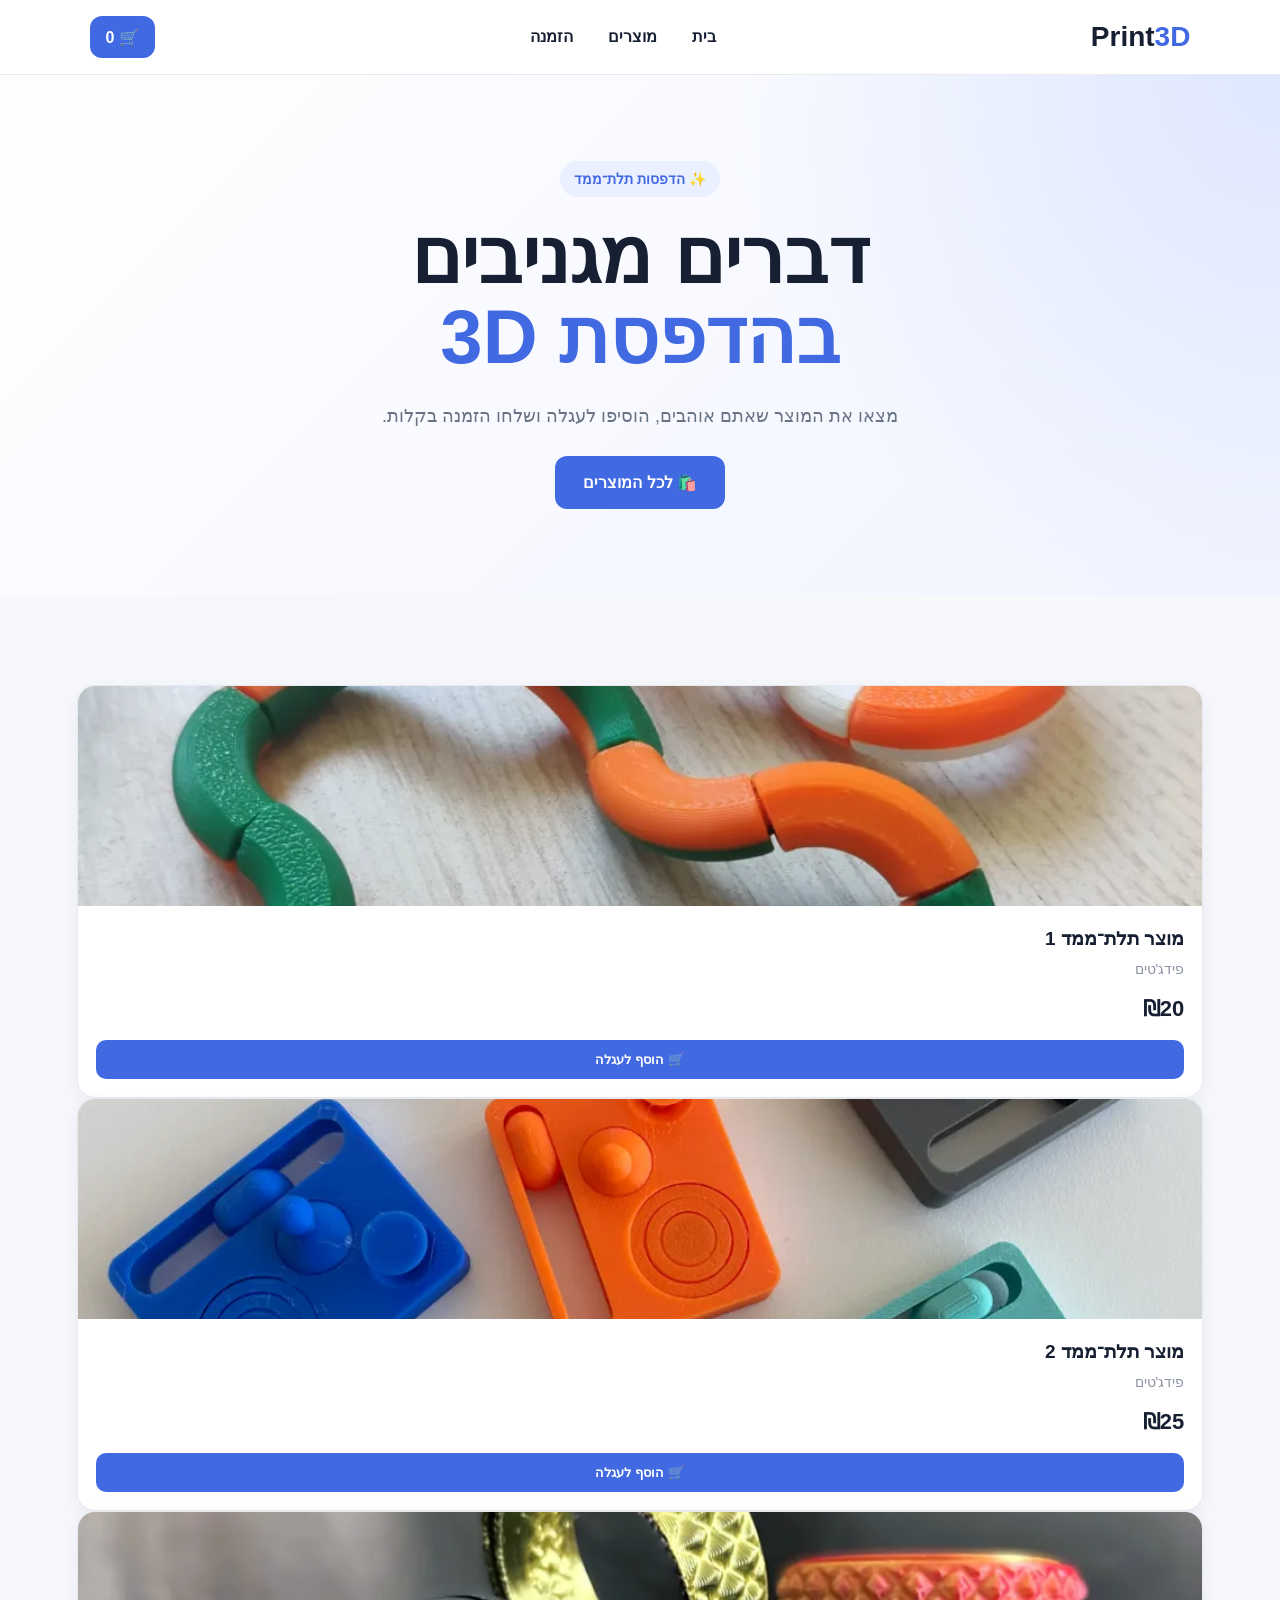
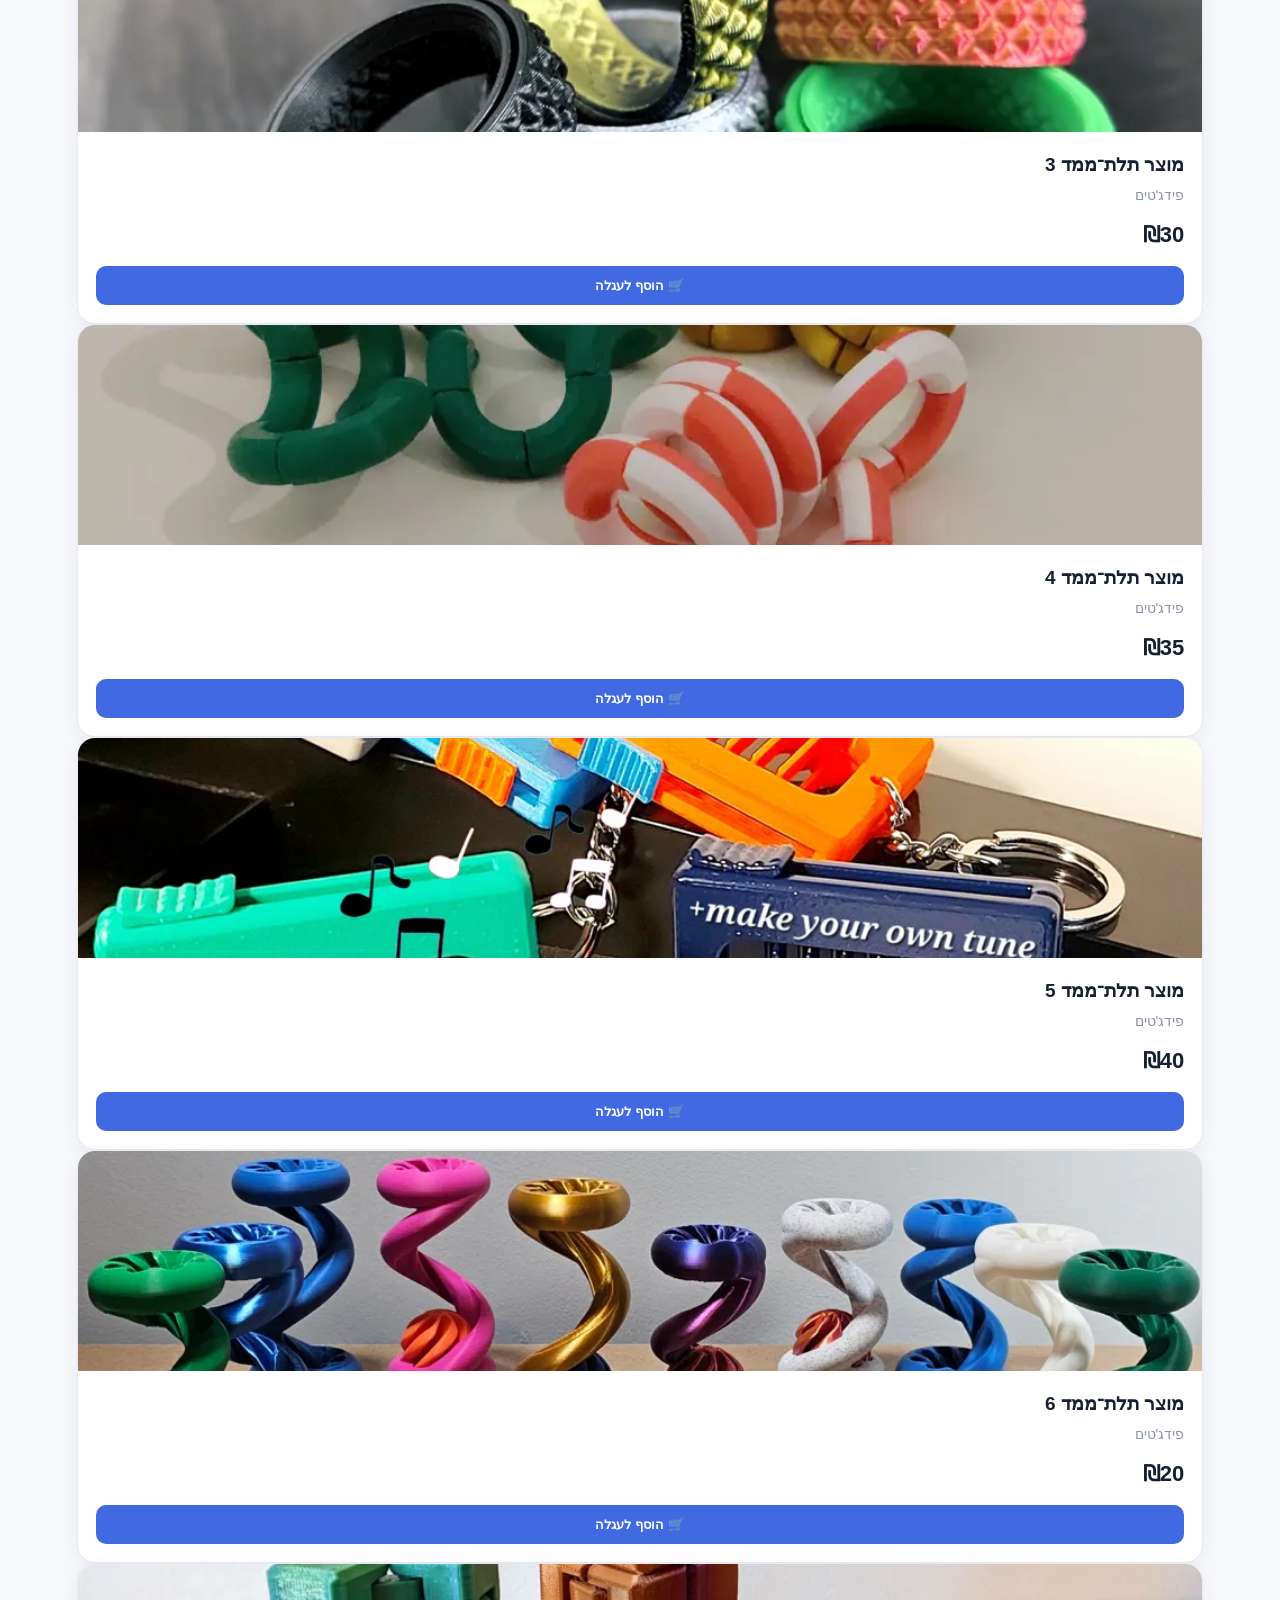
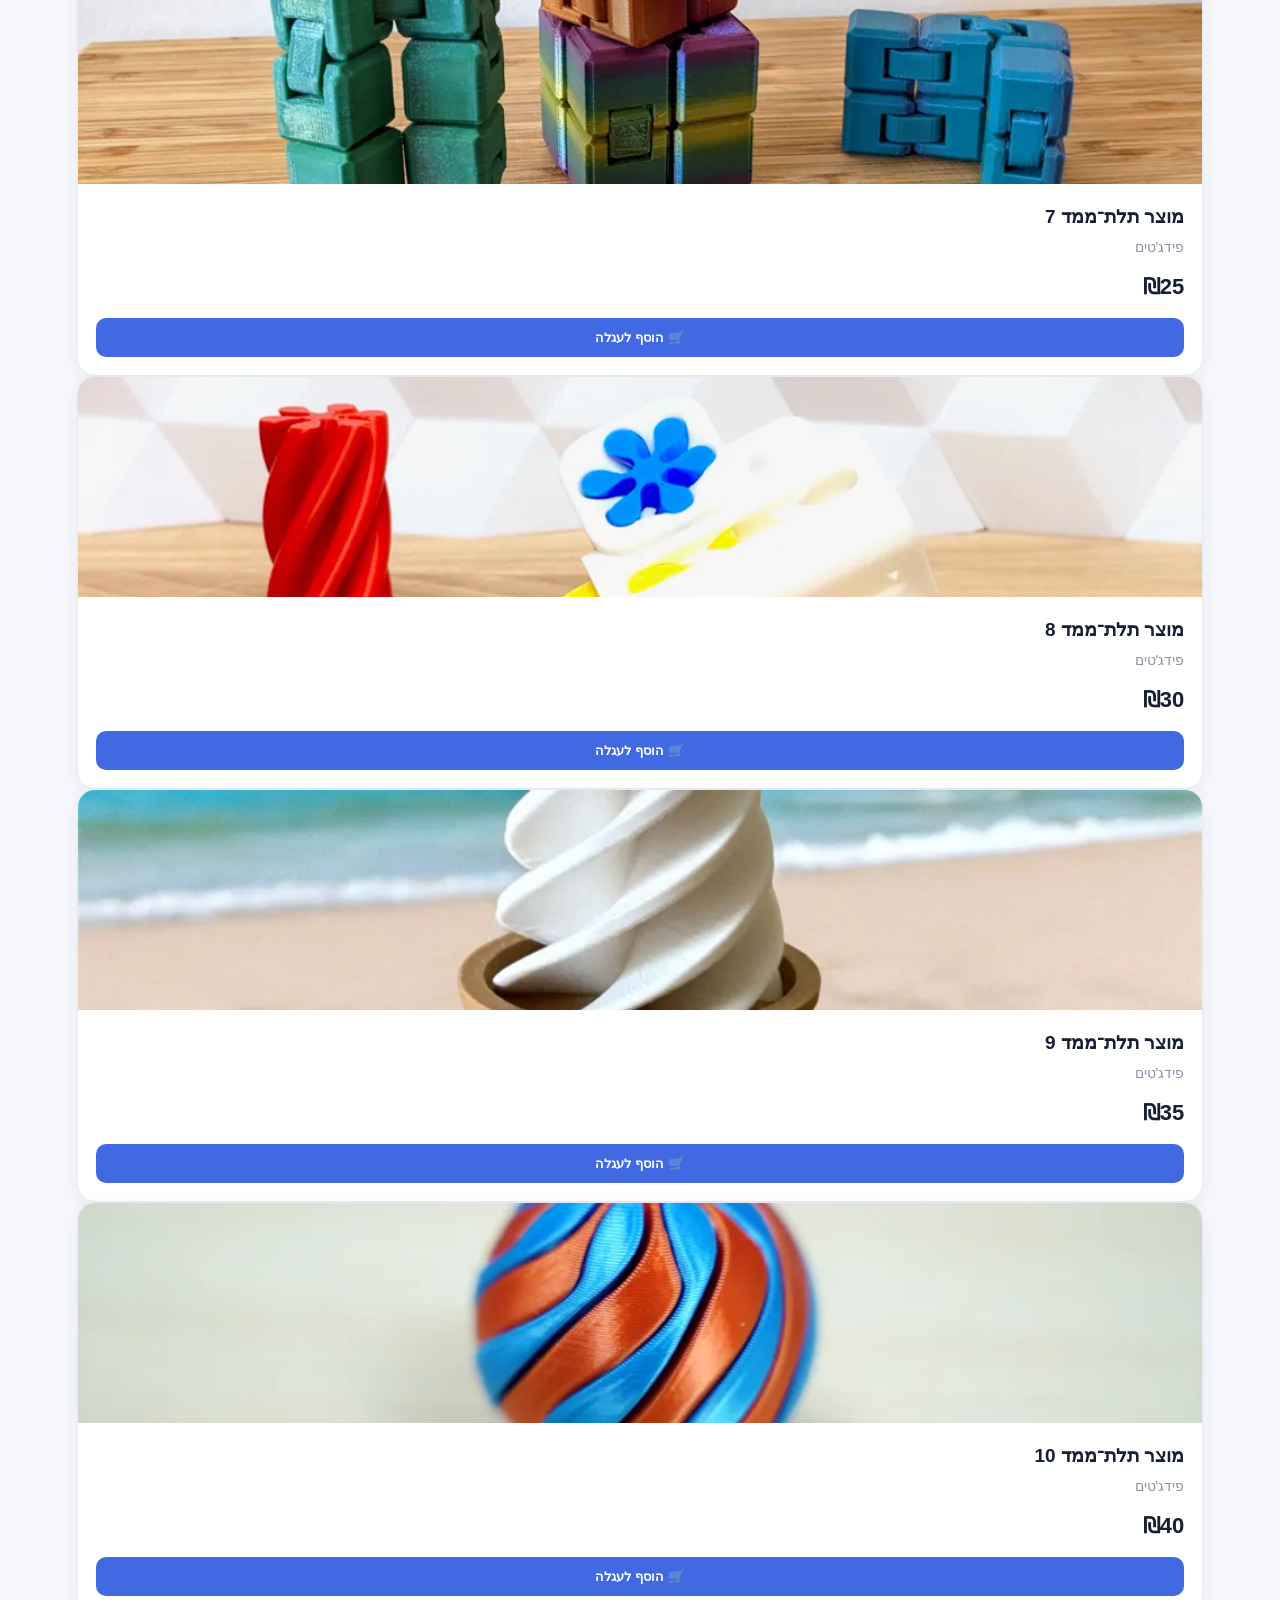
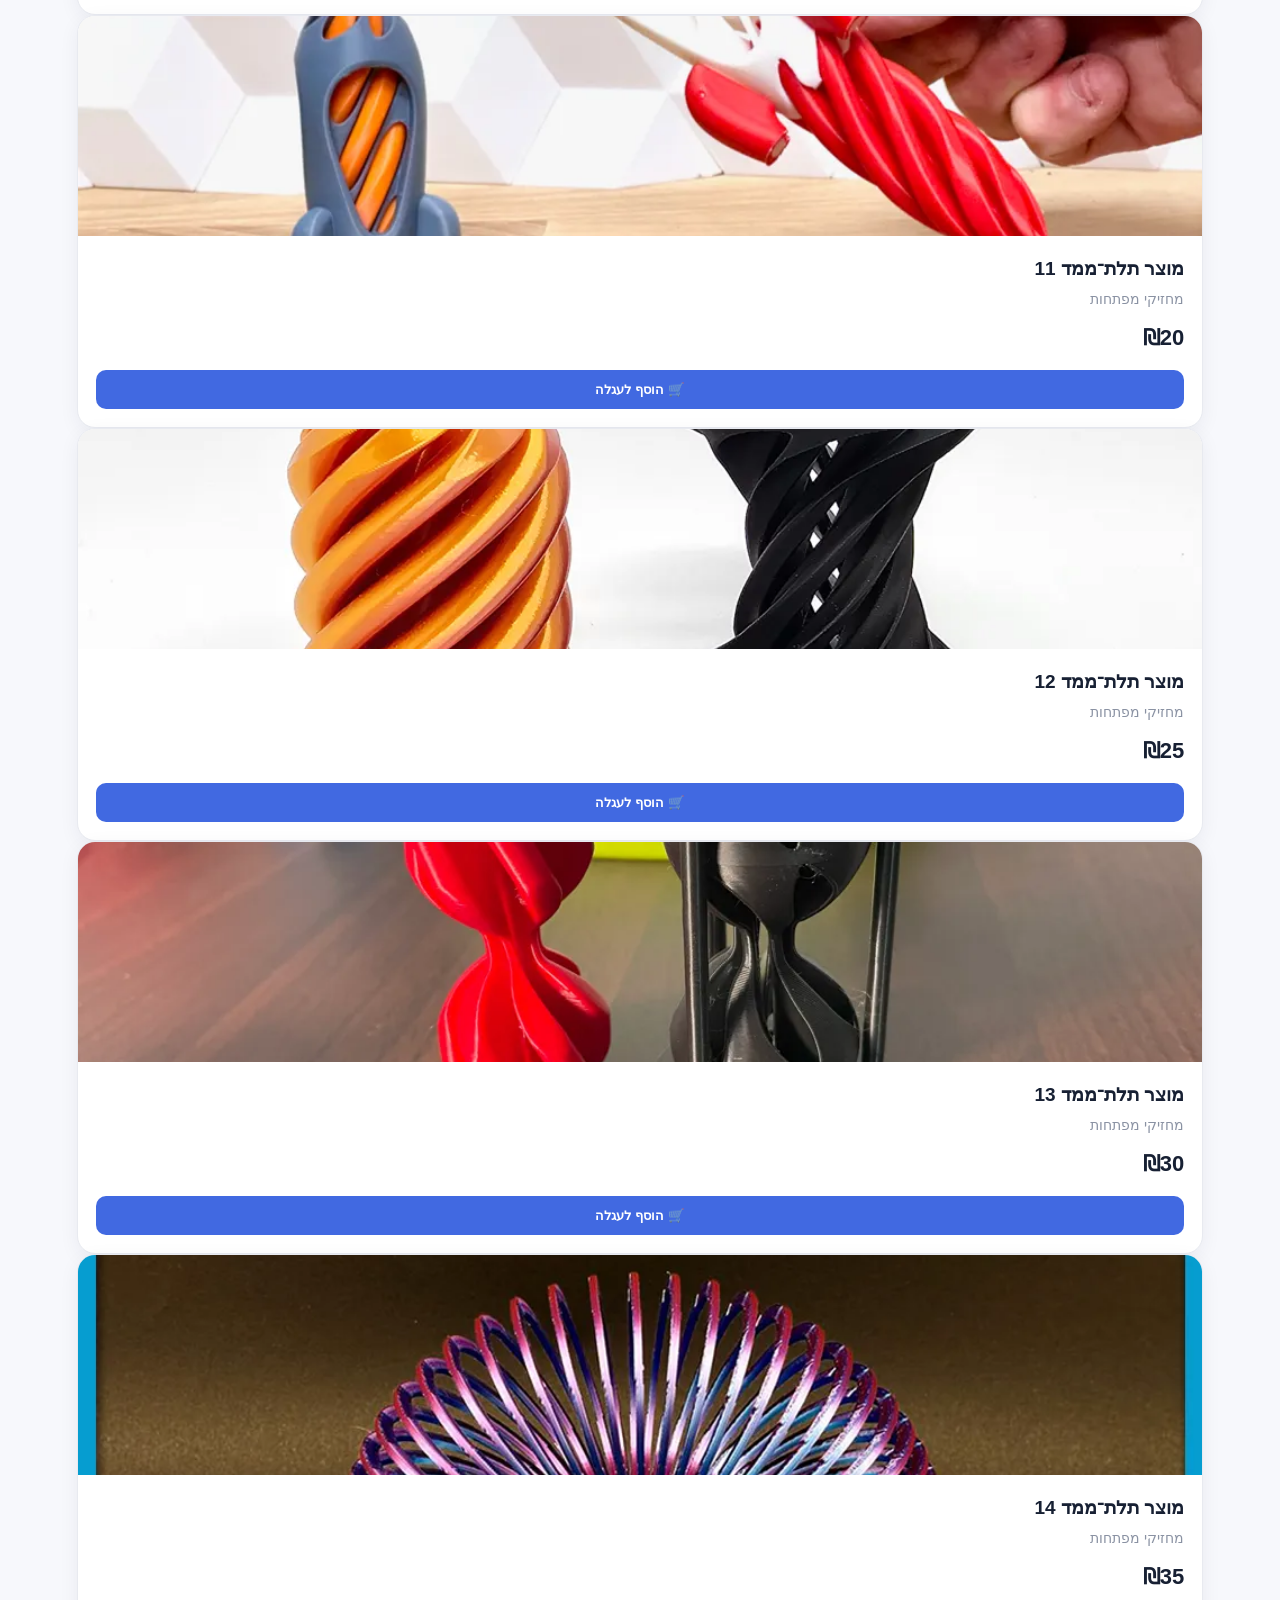
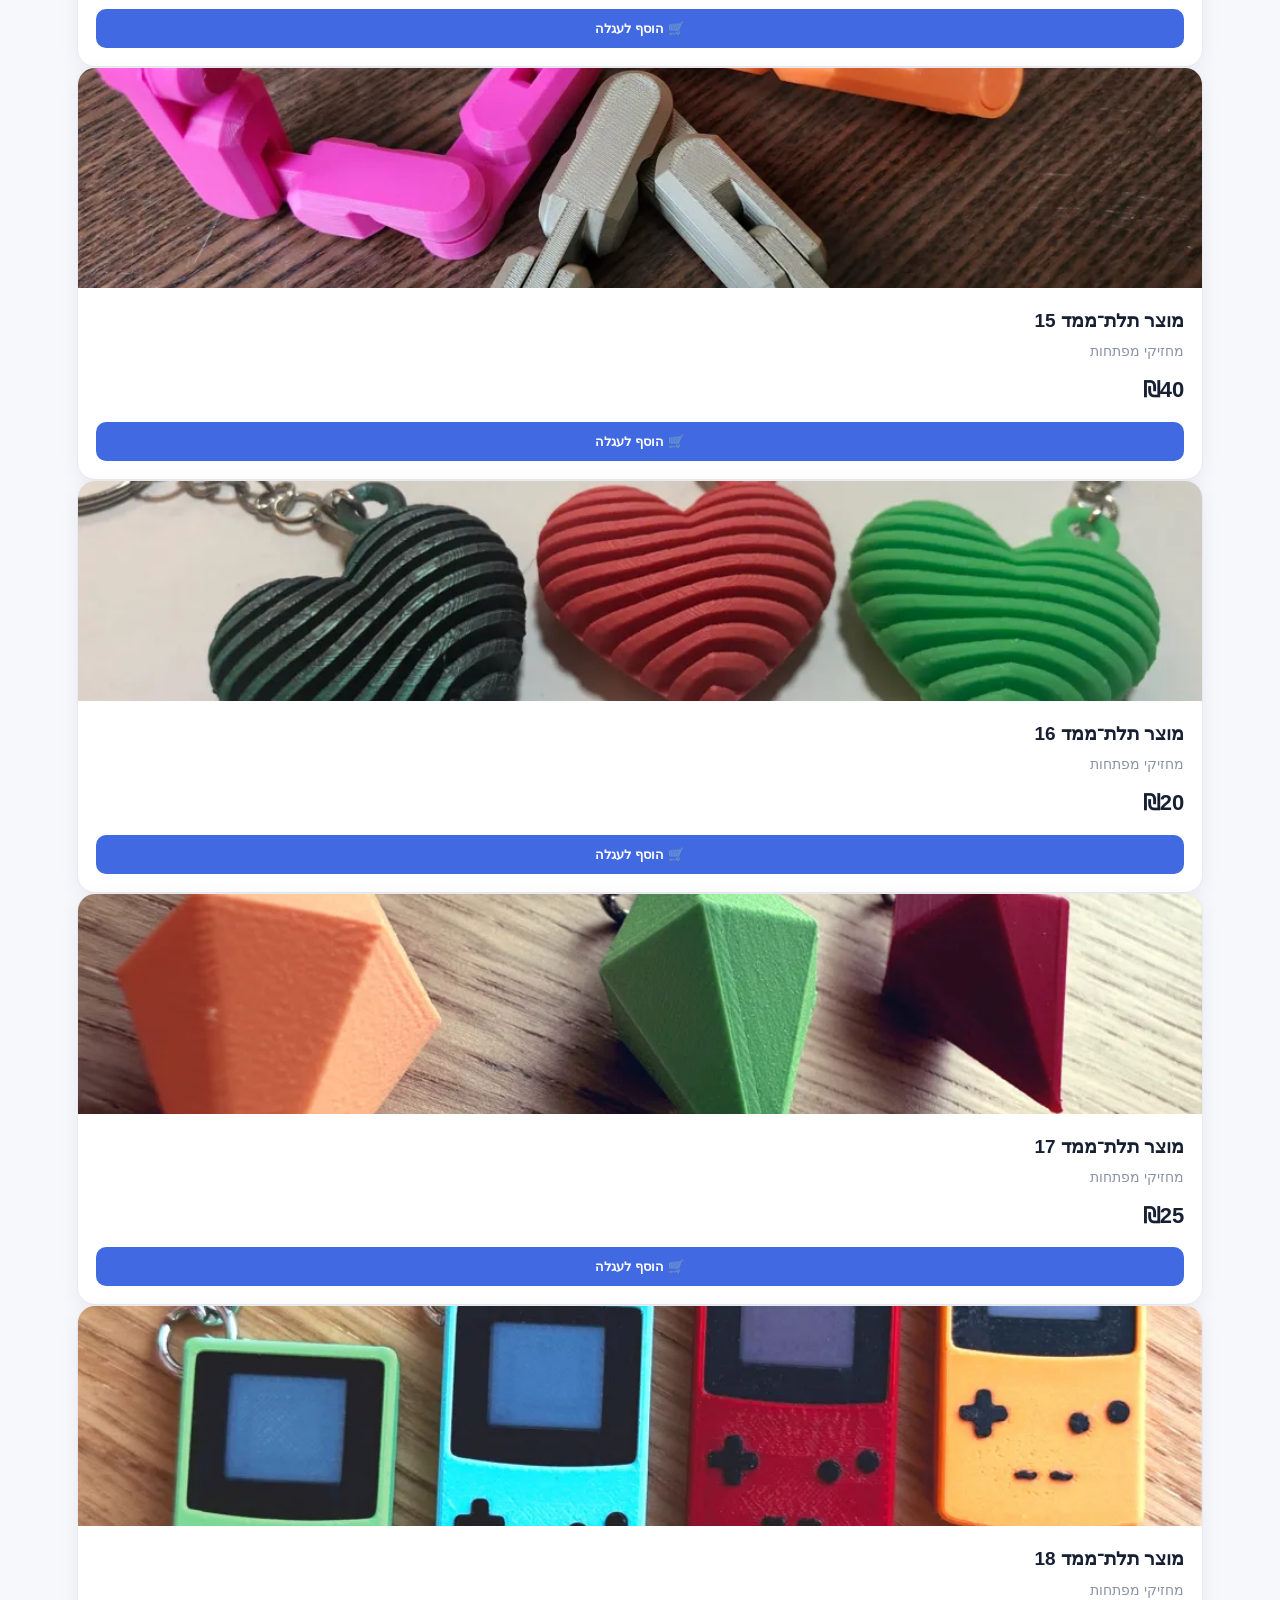
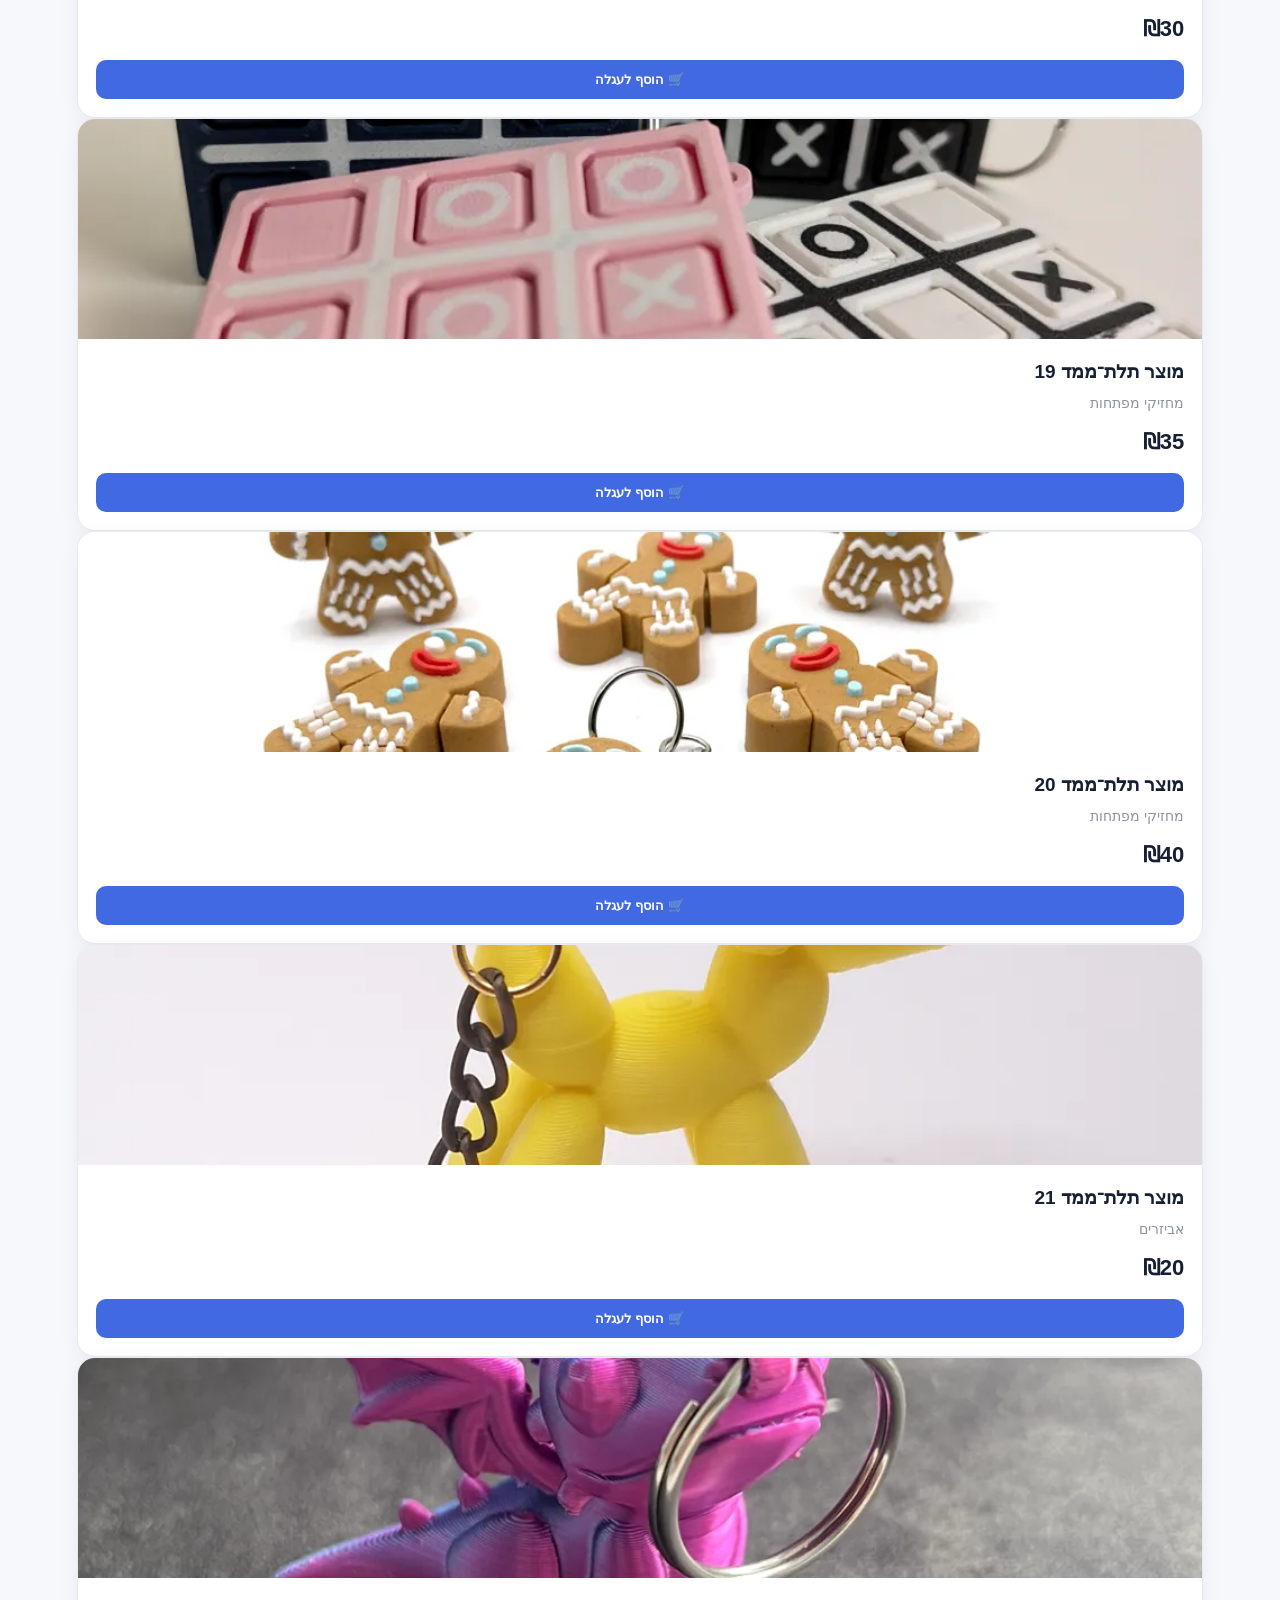
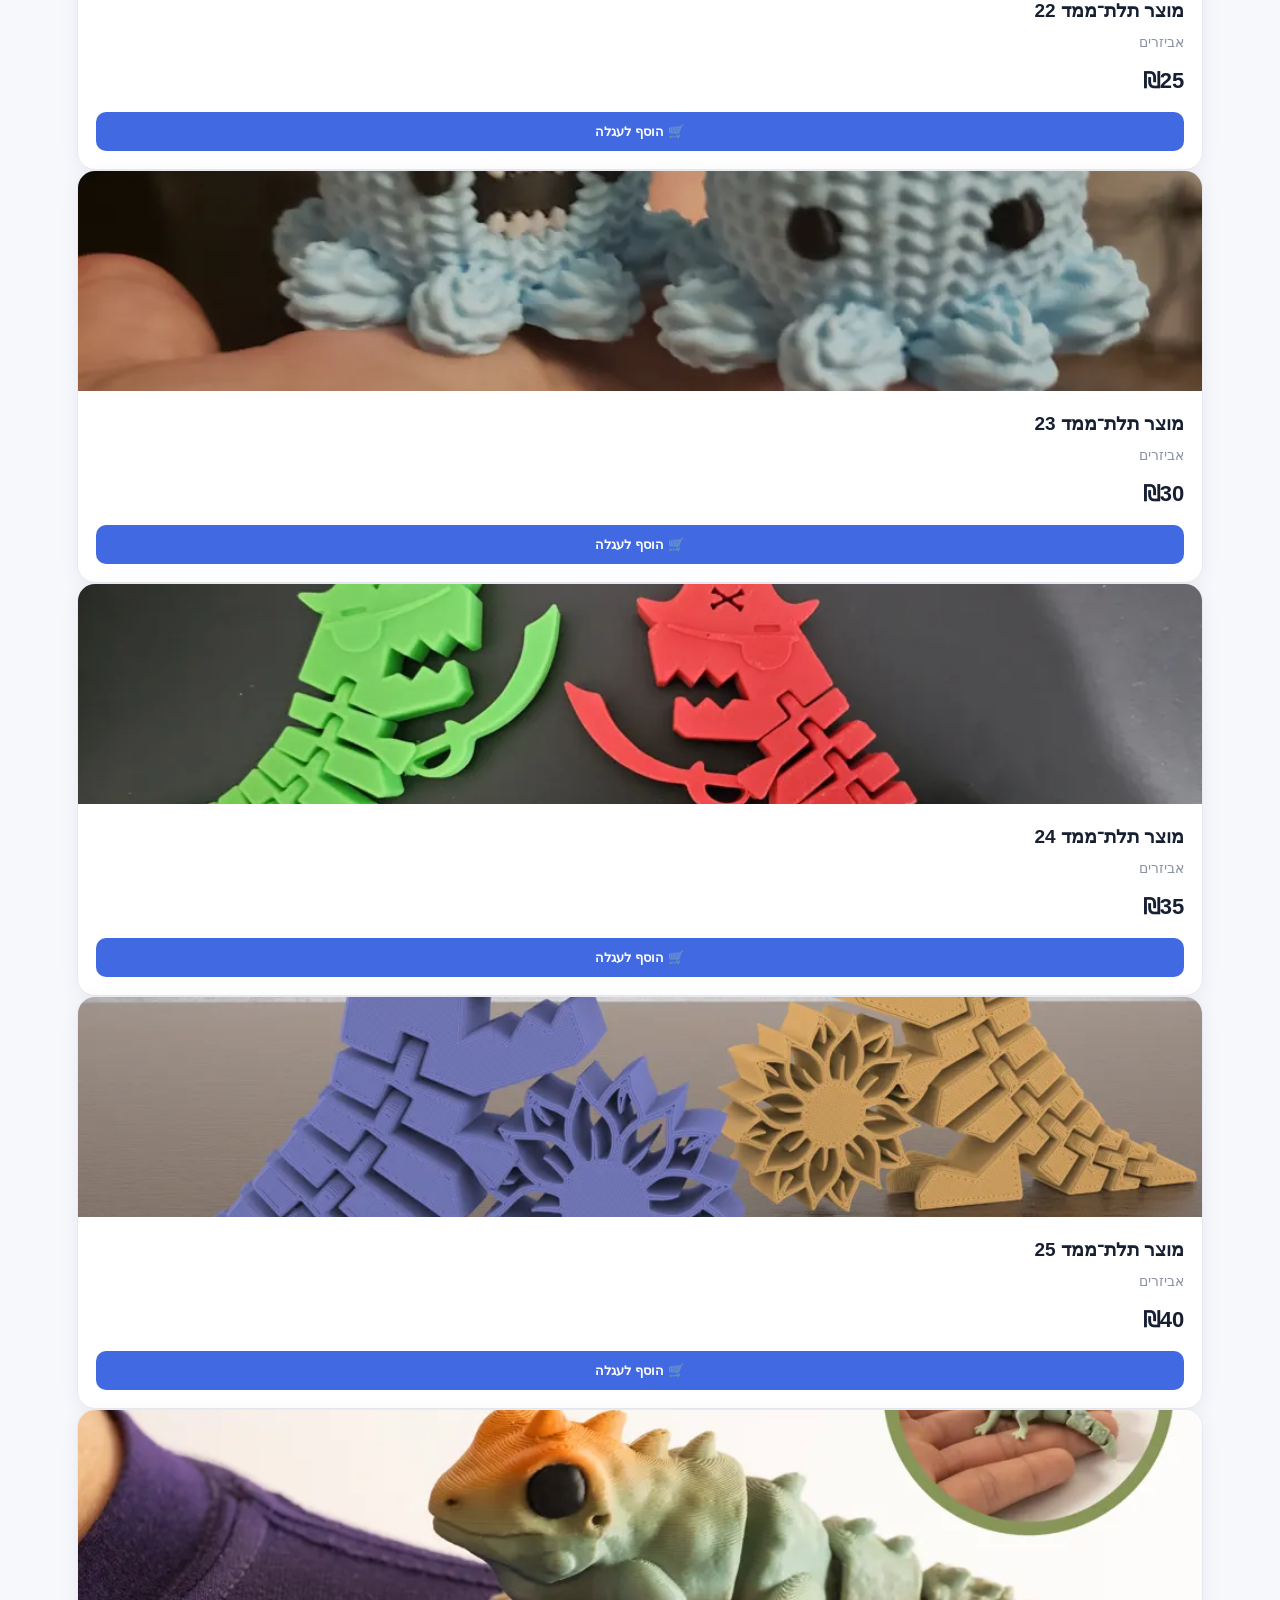
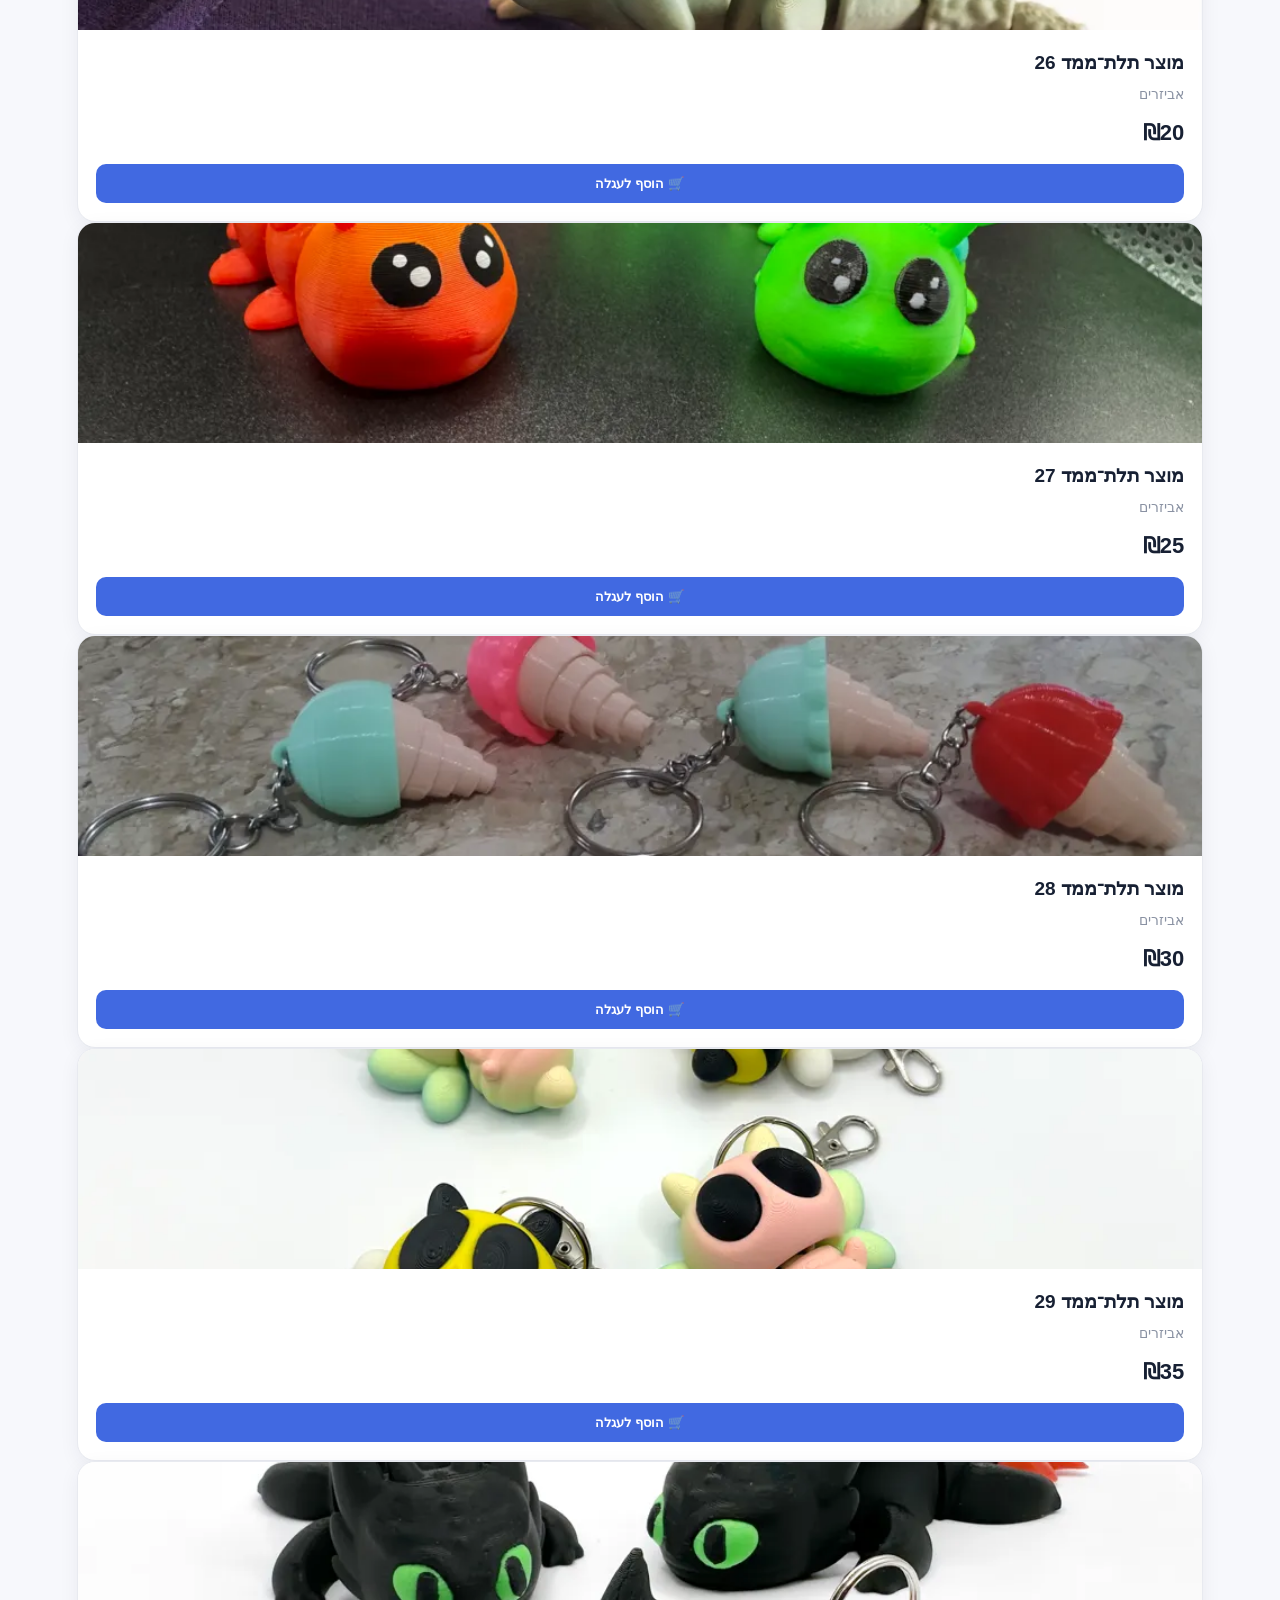
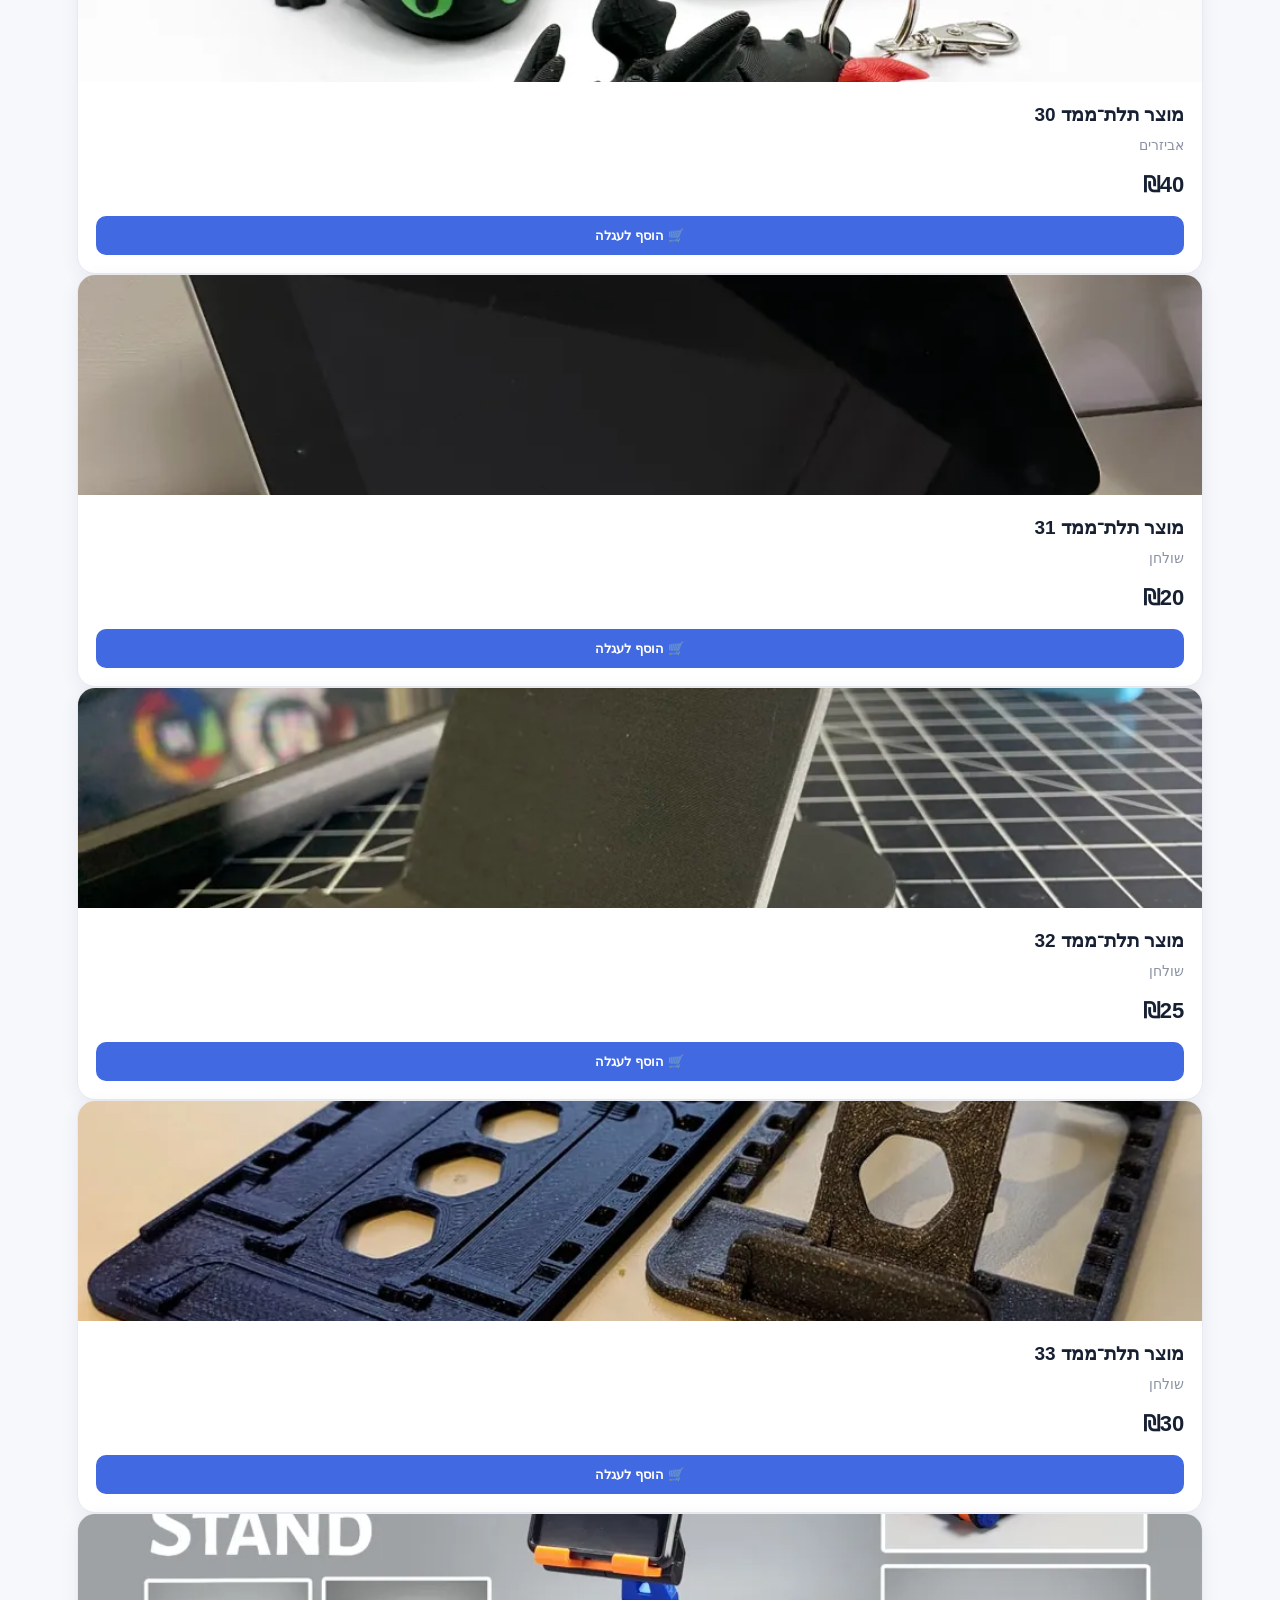
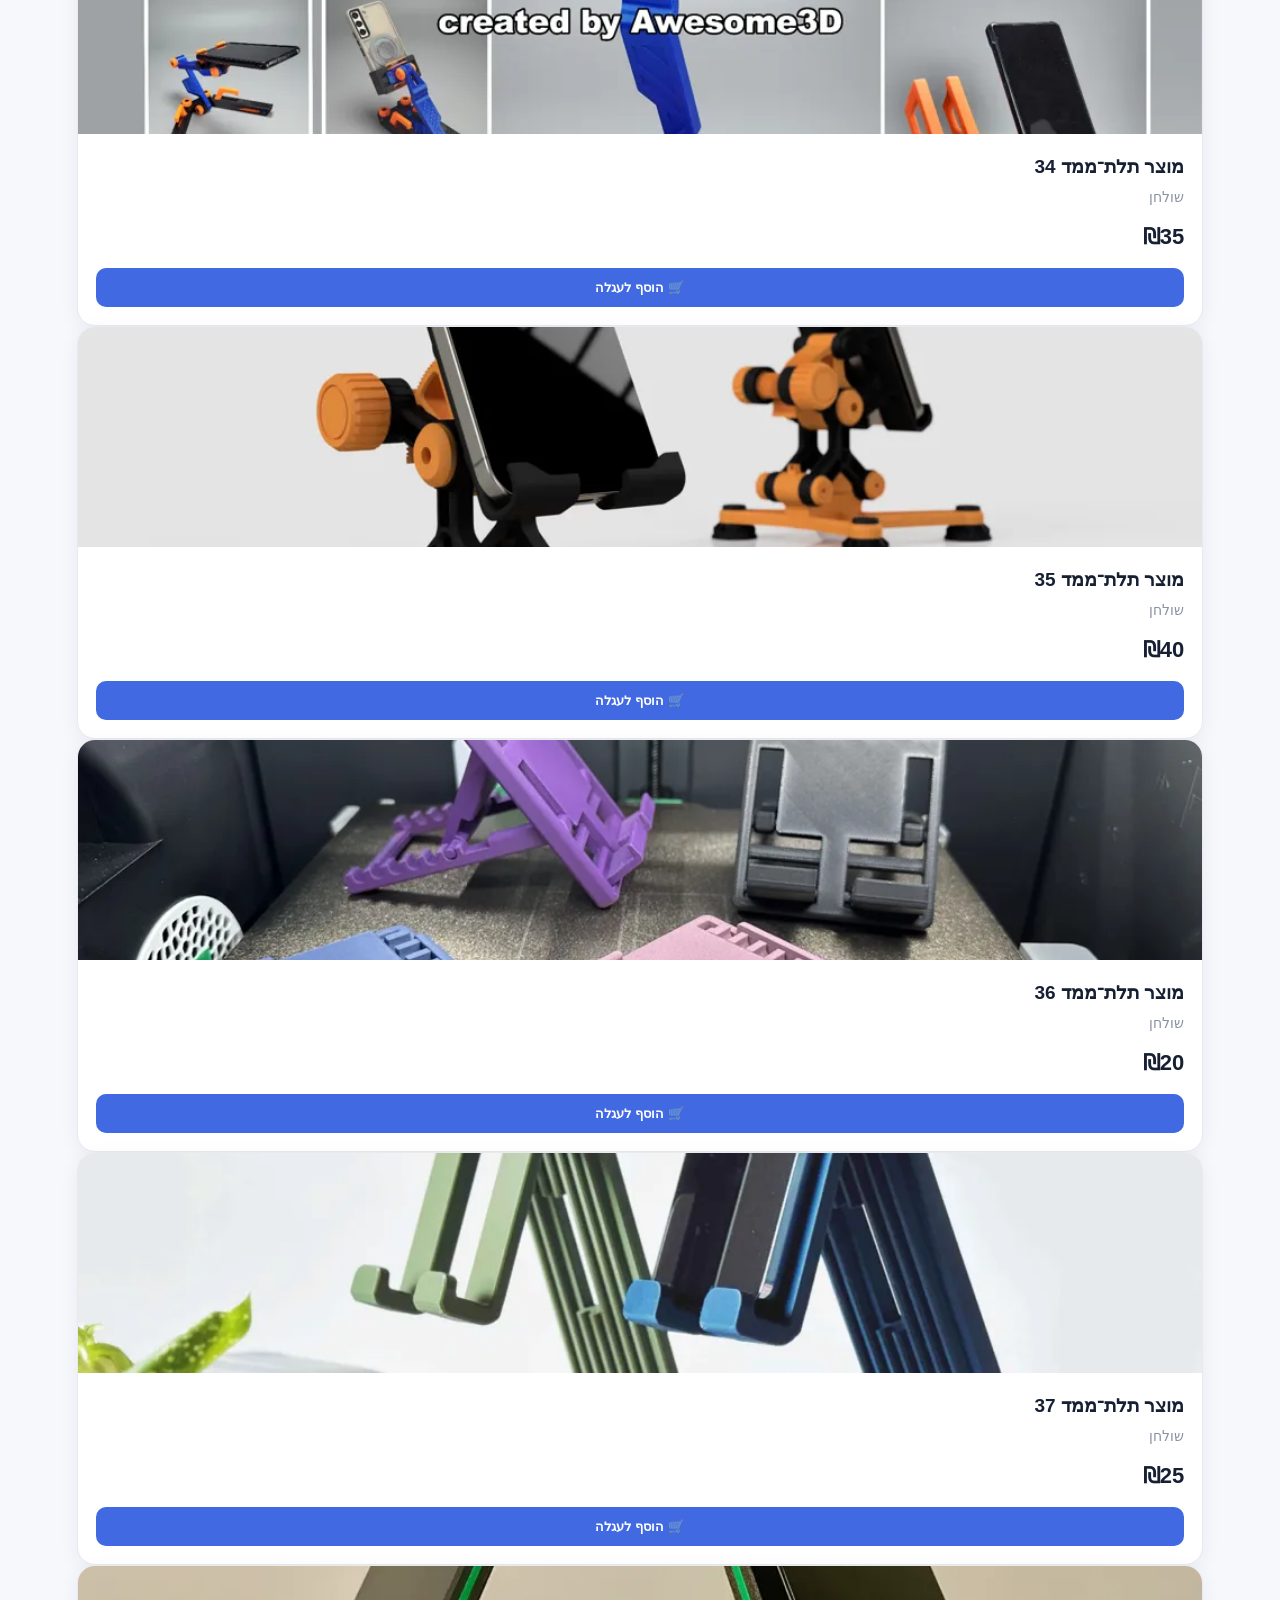
<file: index.html>
<!DOCTYPE html>
<html lang="he" dir="rtl">
<head>
    <meta charset="UTF-8">
    <meta name="viewport" content="width=device-width, initial-scale=1.0">
    <title>Print3D | חנות תלת־ממד</title>
    <link rel="stylesheet" href="style.css">
</head>

<body>

<header class="header">
    <a href="index.html" class="logo">Print<span>3D</span></a>

    <nav>
        <a href="#home">בית</a>
        <a href="#products">מוצרים</a>
        <a href="#order">הזמנה</a>
    </nav>

    <button id="openCart" class="cart-btn">
        🛒 <span id="cartCount">0</span>
    </button>
</header>


<section id="home" class="hero">

    <div class="hero-content">

        <div class="badge">✨ הדפסות תלת־ממד</div>

        <h1>
            דברים מגניבים
            <span>בהדפסת 3D</span>
        </h1>

        <p>
            מצאו את המוצר שאתם אוהבים,
            הוסיפו לעגלה ושלחו הזמנה בקלות.
        </p>

        <a href="#products" class="hero-btn">
            🛍️ לכל המוצרים
        </a>

    </div>

</section>


<section id="products" class="products-section">

    <div class="section-title">
        <div class="badge">החנות שלנו</div>
        <h2>כל המוצרים</h2>
        <p>בחרו מוצר והוסיפו אותו לעגלה</p>
    </div>


    <div class="search-area">

        <input
            id="search"
            type="search"
            placeholder="🔎 חפש מוצר..."
        >

        <div id="categories" class="categories"></div>

    </div>


    <div id="products" class="products-grid"></div>

</section>


<section id="order" class="order-section">

    <div class="order-card">

        <div class="badge">📱 הזמנה</div>

        <h2>שליחת הזמנה</h2>

        <p>
            מלאו את הפרטים וההזמנה תיפתח ב־WhatsApp.
        </p>

        <input
            id="name"
            type="text"
            placeholder="השם שלך"
        >

        <input
            id="phone"
            type="tel"
            placeholder="מספר טלפון"
        >

        <textarea
            id="note"
            placeholder="הערה להזמנה (לא חובה)"
        ></textarea>

        <button id="sendWhatsApp" class="whatsapp-btn">
            📱 שלח הזמנה ב־WhatsApp
        </button>

    </div>

</section>


<div id="overlay"></div>


<aside id="cart">

    <div class="cart-top">

        <h2>🛒 העגלה שלי</h2>

        <button id="closeCart">✕</button>

    </div>


    <div id="cartItems" class="cart-items"></div>


    <div class="cart-bottom">

        <div class="tip-line">

            <span>💝 טיפ</span>

            <select id="tip">
                <option value="0">ללא טיפ</option>
                <option value="5">5%</option>
                <option value="10">10%</option>
                <option value="15">15%</option>
                <option value="20">20%</option>
            </select>

        </div>


        <div class="coupon-line">

            <input
                id="coupon"
                type="text"
                maxlength="10"
                inputmode="numeric"
                placeholder="קוד קופון"
            >

            <button id="applyCoupon">
                החל
            </button>

        </div>

        <div id="couponMessage"></div>


        <div class="prices">

            <div>
                <span>מחיר מוצרים</span>
                <strong>₪<span id="subtotal">0</span></strong>
            </div>

            <div>
                <span>הנחה</span>
                <strong>₪<span id="discount">0</span></strong>
            </div>

            <div>
                <span>טיפ</span>
                <strong>₪<span id="tipAmount">0</span></strong>
            </div>

            <div class="grand-total">
                <span>סה״כ</span>
                <strong>₪<span id="total">0</span></strong>
            </div>

        </div>


        <button id="checkout" class="checkout-btn">
            המשך להזמנה
        </button>

    </div>

</aside>


<footer>
    <div class="logo">Print<span>3D</span></div>
    <p>חנות מוצרי תלת־ממד</p>
</footer>


<script src="script.js"></script>

</body>
</html>
</file>
<file: style.css>
* {
    box-sizing: border-box;
    margin: 0;
    padding: 0;
}

html {
    scroll-behavior: smooth;
}

body {
    font-family: Arial, sans-serif;
    background: #f7f8fc;
    color: #172033;
    line-height: 1.6;
}

a {
    text-decoration: none;
    color: inherit;
}

button,
input,
textarea,
select {
    font-family: inherit;
}


/* =========================
   HEADER
========================= */

.header {
    position: sticky;
    top: 0;
    z-index: 1000;

    height: 75px;
    padding: 0 7%;

    display: flex;
    align-items: center;
    justify-content: space-between;

    background: rgba(255, 255, 255, 0.96);
    border-bottom: 1px solid #e8eaf0;
}

.logo {
    font-size: 28px;
    font-weight: 800;
    color: #172033;
}

.logo span {
    color: #4169e1;
}

.header nav {
    display: flex;
    gap: 35px;
}

.header nav a {
    font-weight: 600;
    transition: 0.2s;
}

.header nav a:hover {
    color: #4169e1;
}

.cart-btn {
    border: none;
    background: #4169e1;
    color: white;

    min-width: 65px;
    height: 42px;

    border-radius: 12px;
    cursor: pointer;

    font-size: 16px;
    font-weight: bold;
}


/* =========================
   BADGE
========================= */

.badge {
    display: inline-block;

    padding: 7px 14px;

    background: #eaf0ff;
    color: #4169e1;

    border-radius: 30px;

    font-size: 14px;
    font-weight: bold;
}


/* =========================
   HERO
========================= */

.hero {
    min-height: 520px;

    display: flex;
    align-items: center;
    justify-content: center;

    text-align: center;

    padding: 80px 20px;

    background:
        radial-gradient(circle at top right, #dfe7ff, transparent 40%),
        linear-gradient(135deg, #ffffff, #f1f4ff);
}

.hero-content {
    max-width: 800px;
}

.hero h1 {
    margin-top: 20px;

    font-size: clamp(42px, 7vw, 76px);
    line-height: 1.05;
}

.hero h1 span {
    display: block;
    color: #4169e1;
}

.hero p {
    margin: 25px auto;
    max-width: 600px;

    color: #697386;
    font-size: 18px;
}

.hero-btn {
    display: inline-block;

    padding: 14px 28px;

    background: #4169e1;
    color: white;

    border-radius: 12px;

    font-weight: bold;

    transition: 0.2s;
}

.hero-btn:hover {
    transform: translateY(-2px);
}


/* =========================
   PRODUCTS
========================= */

.products-section {
    padding: 90px 6%;
}

.section-title {
    text-align: center;
    margin-bottom: 40px;
}

.section-title h2 {
    font-size: 42px;
    margin-top: 12px;
}

.section-title p {
    color: #697386;
}


/* =========================
   SEARCH
========================= */

.search-area {
    max-width: 1100px;
    margin: 0 auto 35px;
}

#search {
    width: 100%;

    padding: 15px 18px;

    border: 1px solid #dfe3eb;
    border-radius: 12px;

    background: white;

    outline: none;

    font-size: 16px;
}

#search:focus {
    border-color: #4169e1;
}

.categories {
    display: flex;
    justify-content: center;
    flex-wrap: wrap;

    gap: 10px;

    margin-top: 18px;
}

.category {
    border: none;

    padding: 9px 17px;

    border-radius: 20px;

    background: white;
    border: 1px solid #e1e4eb;

    cursor: pointer;

    transition: 0.2s;
}

.category:hover {
    background: #4169e1;
    color: white;
}


/* =========================
   PRODUCT GRID
========================= */

.products-grid {
    max-width: 1200px;
    margin: auto;

    display: grid;

    grid-template-columns: repeat(4, 1fr);

    gap: 22px;
}


/* =========================
   PRODUCT CARD
========================= */

.product-card {
    background: white;

    border-radius: 18px;

    overflow: hidden;

    border: 1px solid #e8eaf0;

    box-shadow: 0 5px 20px rgba(20, 30, 60, 0.06);

    transition: 0.25s;
}

.product-card:hover {
    transform: translateY(-5px);

    box-shadow:
        0 12px 30px rgba(20, 30, 60, 0.12);
}

.product-img {
    width: 100%;
    height: 220px;

    background: #f1f3f7;

    cursor: pointer;

    display: flex;
    align-items: center;
    justify-content: center;

    overflow: hidden;
}

.product-img img {
    width: 100%;
    height: 100%;

    object-fit: cover;

    display: block;

    transition: 0.25s;
}

.product-card:hover .product-img img {
    transform: scale(1.04);
}

.product-info {
    padding: 18px;
}

.product-info h3 {
    font-size: 19px;
    margin-bottom: 4px;
}

.product-info p {
    color: #8a92a3;
    font-size: 14px;
}

.price {
    margin-top: 10px;

    font-size: 22px;
    font-weight: 800;

    color: #172033;
}

.add {
    width: 100%;

    margin-top: 14px;

    padding: 12px;

    border: none;

    border-radius: 10px;

    background: #4169e1;
    color: white;

    cursor: pointer;

    font-weight: bold;

    transition: 0.2s;
}

.add:hover {
    background: #3155c5;
}


/* =========================
   ORDER
========================= */

.order-section {
    padding: 80px 20px;

    background: #eef2ff;
}

.order-card {
    max-width: 600px;

    margin: auto;

    background: white;

    padding: 35px;

    border-radius: 20px;

    box-shadow: 0 10px 35px rgba(20, 30, 60, 0.08);
}

.order-card h2 {
    margin-top: 15px;
    font-size: 32px;
}

.order-card p {
    color: #697386;
    margin: 10px 0 25px;
}

.order-card input,
.order-card textarea {
    width: 100%;

    padding: 14px;

    margin-bottom: 12px;

    border: 1px solid #dfe3eb;

    border-radius: 10px;

    outline: none;

    font-size: 15px;
}

.order-card textarea {
    min-height: 110px;
    resize: vertical;
}

.whatsapp-btn {
    width: 100%;

    padding: 14px;

    border: none;

    border-radius: 10px;

    background: #25d366;
    color: white;

    font-size: 16px;
    font-weight: bold;

    cursor: pointer;
}


/* =========================
   OVERLAY
========================= */

#overlay {
    position: fixed;

    inset: 0;

    background: rgba(0, 0, 0, 0.45);

    z-index: 1999;

    opacity: 0;
    visibility: hidden;

    transition: 0.25s;
}

#overlay.show {
    opacity: 1;
    visibility: visible;
}


/* =========================
   CART
========================= */

#cart {
    position: fixed;

    top: 0;
    right: 0;

    width: 400px;
    max-width: 95vw;
    height: 100vh;

    background: white;

    z-index: 2000;

    transform: translateX(100%);

    transition: 0.3s;

    display: flex;
    flex-direction: column;
}

#cart.open {
    transform: translateX(0);
}

.cart-top {
    padding: 22px;

    display: flex;
    align-items: center;
    justify-content: space-between;

    border-bottom: 1px solid #e8eaf0;
}

.cart-top h2 {
    font-size: 22px;
}

.cart-top button {
    border: none;

    background: #f0f2f6;

    width: 36px;
    height: 36px;

    border-radius: 50%;

    cursor: pointer;
}

.cart-items {
    flex: 1;

    overflow-y: auto;

    padding: 20px;
}

.empty {
    text-align: center;

    color: #8a92a3;

    margin-top: 80px;
}

.cart-item {
    display: flex;
    align-items: center;

    gap: 12px;

    padding: 12px 0;

    border-bottom: 1px solid #eee;
}

.cart-item img {
    width: 65px;
    height: 65px;

    object-fit: cover;

    border-radius: 10px;
}

.cart-item-info {
    flex: 1;
}

.cart-item-info strong {
    display: block;
}

.cart-item-info div {
    color: #4169e1;
    font-weight: bold;
}

.remove {
    border: none;

    background: #ffecec;

    color: #d33;

    width: 32px;
    height: 32px;

    border-radius: 8px;

    cursor: pointer;
}


/* =========================
   CART BOTTOM
========================= */

.cart-bottom {
    padding: 20px;

    border-top: 1px solid #e8eaf0;
}

.tip-line,
.coupon-line {
    display: flex;

    gap: 10px;

    align-items: center;

    margin-bottom: 12px;
}

.tip-line {
    justify-content: space-between;
}

#tip {
    padding: 9px;

    border: 1px solid #dfe3eb;

    border-radius: 8px;

    background: white;
}

.coupon-line input {
    flex: 1;

    min-width: 0;

    padding: 11px;

    border: 1px solid #dfe3eb;

    border-radius: 8px;

    outline: none;
}

.coupon-line button {
    padding: 11px 16px;

    border: none;

    border-radius: 8px;

    background: #4169e1;
    color: white;

    cursor: pointer;

    font-weight: bold;
}

#couponMessage {
    min-height: 22px;

    margin-bottom: 8px;

    font-size: 14px;
}

.prices > div {
    display: flex;

    justify-content: space-between;

    padding: 6px 0;

    color: #697386;
}

.prices strong {
    color: #172033;
}

.prices .grand-total {
    margin-top: 8px;

    padding-top: 12px;

    border-top: 1px solid #e5e7eb;

    color: #172033;

    font-size: 20px;
}

.prices .grand-total strong {
    color: #4169e1;

    font-size: 24px;
}

.checkout-btn {
    width: 100%;

    margin-top: 15px;

    padding: 14px;

    border: none;

    border-radius: 10px;

    background: #4169e1;
    color: white;

    font-weight: bold;
    font-size: 16px;

    cursor: pointer;
}


/* =========================
   FOOTER
========================= */

footer {
    padding: 40px 20px;

    text-align: center;

    background: #172033;

    color: white;
}

footer p {
    margin-top: 5px;

    color: #b7bdca;
}


/* =========================
   TABLET
========================= */

@media (max-width: 1000px) {

    .products-grid {
        grid-template-columns: repeat(3, 1fr);
    }

    .header {
        padding: 0 4%;
    }
}


/* =========================
   PHONE
========================= */

@media (max-width: 700px) {

    .header {
        height: 65px;

        padding: 0 15px;
    }

    .logo {
        font-size: 23px;
    }

    .header nav {
        gap: 12px;
    }

    .header nav a {
        font-size: 13px;
    }

    .cart-btn {
        min-width: 50px;
        height: 38px;
    }

    .hero {
        min-height: 450px;

        padding: 60px 20px;
    }

    .hero h1 {
        font-size: 43px;
    }

    .hero p {
        font-size: 16px;
    }

    .products-section {
        padding: 60px 15px;
    }

    .section-title h2 {
        font-size: 32px;
    }

    .products-grid {
        grid-template-columns: repeat(2, 1fr);

        gap: 12px;
    }

    .product-img {
        height: 170px;
    }

    .product-info {
        padding: 12px;
    }

    .product-info h3 {
        font-size: 16px;
    }

    .price {
        font-size: 19px;
    }

    .add {
        padding: 10px 5px;

        font-size: 13px;
    }

    .order-card {
        padding: 25px 18px;
    }
}


/* =========================
   SMALL PHONE
========================= */

@media (max-width: 430px) {

    .header nav {
        gap: 7px;
    }

    .header nav a {
        font-size: 11px;
    }

    .products-grid {
        grid-template-columns: 1fr 1fr;
    }

    .product-img {
        height: 145px;
    }

    #cart {
        width: 100%;
        max-width: 100%;
    }
}
</file>
